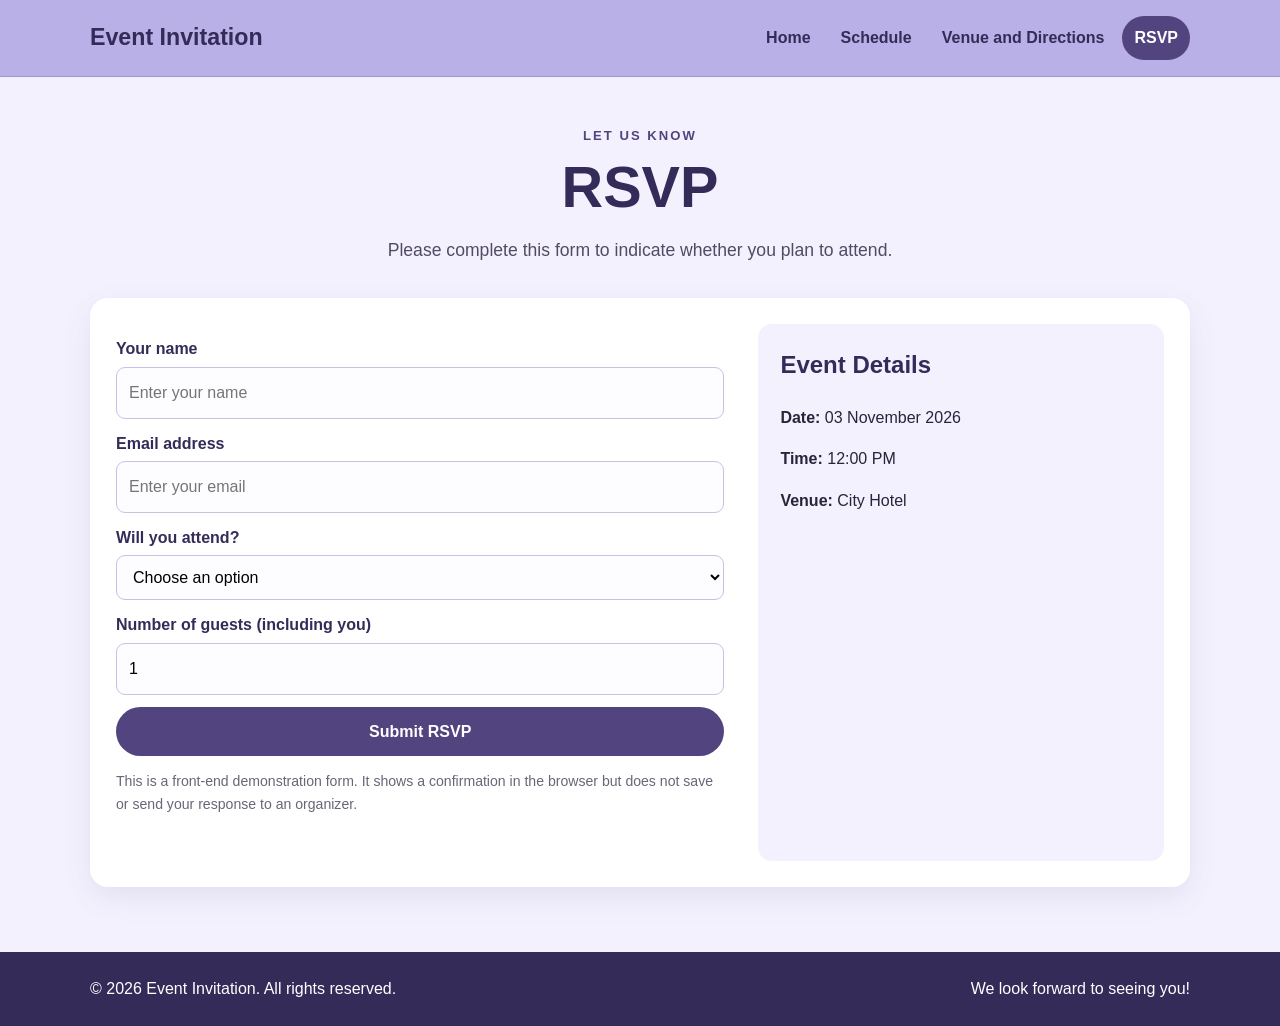
<file: rsvp.html>
<!-- NAME: Muhammad Aliyan | Roll No: 26i3030 -->
<!DOCTYPE html>
<html lang="en">
<head>
  <meta charset="UTF-8">
  <meta name="viewport" content="width=device-width, initial-scale=1.0">
  <title>Event Invitation | RSVP</title>
  <link rel="stylesheet" href="style.css">
  <script src="script.js" defer></script>
</head>
<body>
<header class="site-header">
  <div class="container header-content">
    <a class="brand" href="index.html">Event Invitation</a>
    <nav aria-label="Main navigation">
      <a href="index.html" class="nav-home">Home</a>
      <a href="schedule.html" class="nav-schedule">Schedule</a>
      <a href="venue.html" class="nav-venue">Venue and Directions</a>
      <a href="rsvp.html" class="nav-rsvp active">RSVP</a>
    </nav>
  </div>
</header>
<main class="container page-main">

<section class="section-heading page-heading">
  <p class="eyebrow">LET US KNOW</p>
  <h1>RSVP</h1>
  <p class="lead">Please complete this form to indicate whether you plan to attend.</p>
</section>
<section class="contact-card rsvp-card">
  <form id="rsvp-form">
    <label for="guest-name">Your name</label>
    <input id="guest-name" name="guest-name" type="text" placeholder="Enter your name" required>
    <label for="guest-email">Email address</label>
    <input id="guest-email" name="guest-email" type="email" placeholder="Enter your email" required>
    <label for="attendance">Will you attend?</label>
    <select id="attendance" name="attendance" required>
      <option value="">Choose an option</option>
      <option value="Yes, I will attend">Yes, I will attend</option>
      <option value="Sorry, I cannot attend">Sorry, I cannot attend</option>
    </select>
    <label for="guest-count">Number of guests (including you)</label>
    <input id="guest-count" name="guest-count" type="number" min="1" max="20" value="1" required>
    <button class="button-link" type="submit">Submit RSVP</button>
    <p class="form-note">This is a front-end demonstration form. It shows a confirmation in the browser but does not save or send your response to an organizer.</p>
    <p id="rsvp-status" class="form-status" role="status" aria-live="polite"></p>
  </form>
  <aside class="contact-details">
    <h2>Event Details</h2>
    <p><strong>Date:</strong> 03 November 2026</p>
    <p><strong>Time:</strong> 12:00 PM</p>
    <p><strong>Venue:</strong> City Hotel</p>
  </aside>
</section>

</main>
<footer class="site-footer">
  <div class="container footer-content">
    <p>© 2026 Event Invitation. All rights reserved.</p>
    <p>We look forward to seeing you!</p>
  </div>
</footer>
</body>
</html>
</file>
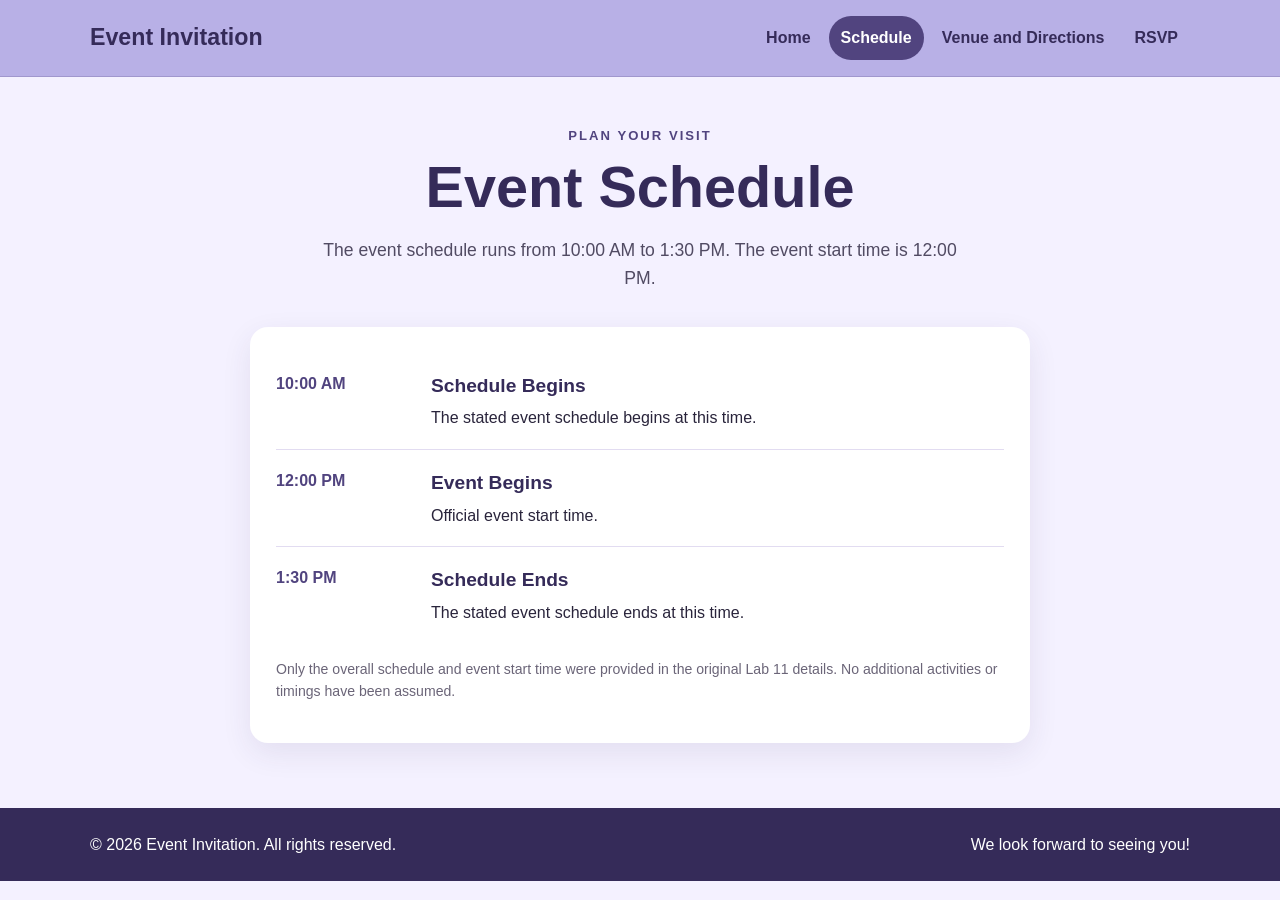
<file: schedule.html>
<!-- NAME: Muhammad Aliyan | Roll No: 26i3030 -->
<!DOCTYPE html>
<html lang="en">
<head>
  <meta charset="UTF-8">
  <meta name="viewport" content="width=device-width, initial-scale=1.0">
  <title>Event Invitation | Schedule</title>
  <link rel="stylesheet" href="style.css">
  <script src="script.js" defer></script>
</head>
<body>
<header class="site-header">
  <div class="container header-content">
    <a class="brand" href="index.html">Event Invitation</a>
    <nav aria-label="Main navigation">
      <a href="index.html" class="nav-home">Home</a>
      <a href="schedule.html" class="nav-schedule active">Schedule</a>
      <a href="venue.html" class="nav-venue">Venue and Directions</a>
      <a href="rsvp.html" class="nav-rsvp">RSVP</a>
    </nav>
  </div>
</header>
<main class="container page-main">

<section class="section-heading page-heading">
  <p class="eyebrow">PLAN YOUR VISIT</p>
  <h1>Event Schedule</h1>
  <p class="lead">The event schedule runs from 10:00 AM to 1:30 PM. The event start time is 12:00 PM.</p>
</section>
<section class="event-card schedule-card">
  <div class="schedule-row"><span class="time">10:00 AM</span><div><h2>Schedule Begins</h2><p>The stated event schedule begins at this time.</p></div></div>
  <div class="schedule-row"><span class="time">12:00 PM</span><div><h2>Event Begins</h2><p>Official event start time.</p></div></div>
  <div class="schedule-row"><span class="time">1:30 PM</span><div><h2>Schedule Ends</h2><p>The stated event schedule ends at this time.</p></div></div>
  <p class="form-note">Only the overall schedule and event start time were provided in the original Lab 11 details. No additional activities or timings have been assumed.</p>
</section>

</main>
<footer class="site-footer">
  <div class="container footer-content">
    <p>© 2026 Event Invitation. All rights reserved.</p>
    <p>We look forward to seeing you!</p>
  </div>
</footer>
</body>
</html>
</file>
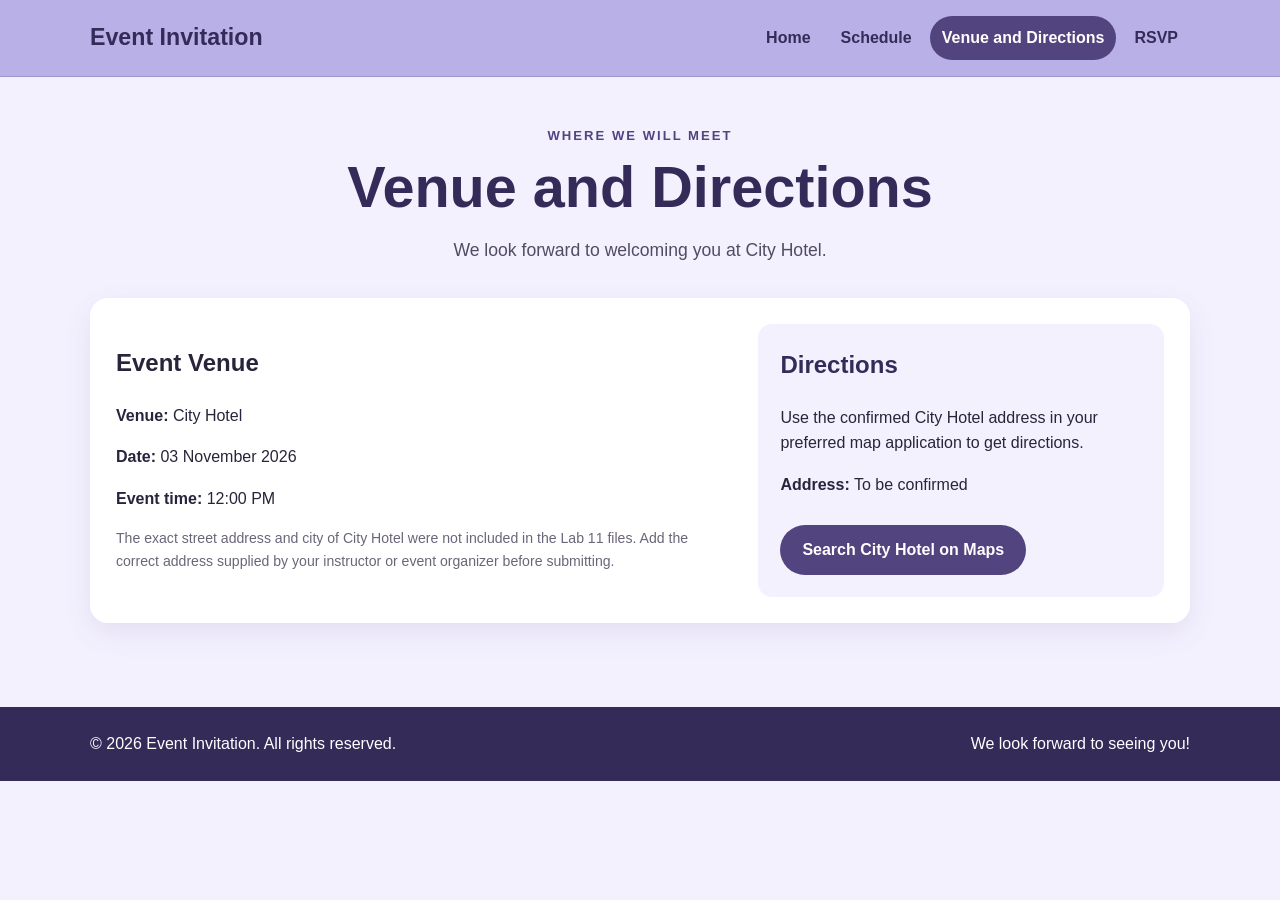
<file: venue.html>
<!-- NAME: Muhammad Aliyan | Roll No: 26i3030 -->
<!DOCTYPE html>
<html lang="en">
<head>
  <meta charset="UTF-8">
  <meta name="viewport" content="width=device-width, initial-scale=1.0">
  <title>Event Invitation | Venue and Directions</title>
  <link rel="stylesheet" href="style.css">
  <script src="script.js" defer></script>
</head>
<body>
<header class="site-header">
  <div class="container header-content">
    <a class="brand" href="index.html">Event Invitation</a>
    <nav aria-label="Main navigation">
      <a href="index.html" class="nav-home">Home</a>
      <a href="schedule.html" class="nav-schedule">Schedule</a>
      <a href="venue.html" class="nav-venue active">Venue and Directions</a>
      <a href="rsvp.html" class="nav-rsvp">RSVP</a>
    </nav>
  </div>
</header>
<main class="container page-main">

<section class="section-heading page-heading">
  <p class="eyebrow">WHERE WE WILL MEET</p>
  <h1>Venue and Directions</h1>
  <p class="lead">We look forward to welcoming you at City Hotel.</p>
</section>
<section class="contact-card venue-card">
  <div>
    <h2>Event Venue</h2>
    <p><strong>Venue:</strong> City Hotel</p>
    <p><strong>Date:</strong> 03 November 2026</p>
    <p><strong>Event time:</strong> 12:00 PM</p>
    <p class="form-note">The exact street address and city of City Hotel were not included in the Lab 11 files. Add the correct address supplied by your instructor or event organizer before submitting.</p>
  </div>
  <div class="contact-details">
    <h2>Directions</h2>
    <p>Use the confirmed City Hotel address in your preferred map application to get directions.</p>
    <p><strong>Address:</strong> To be confirmed</p>
    <a class="button-link" href="https://www.google.com/maps/search/?api=1&query=City+Hotel" target="_blank" rel="noopener">Search City Hotel on Maps</a>
  </div>
</section>

</main>
<footer class="site-footer">
  <div class="container footer-content">
    <p>© 2026 Event Invitation. All rights reserved.</p>
    <p>We look forward to seeing you!</p>
  </div>
</footer>
</body>
</html>
</file>
<file: style.css>
/* Shared styling for the Event Invitation website */
* { box-sizing: border-box; }
:root {
  --lavender: rgb(184, 176, 230);
  --deep-purple: #51447f;
  --dark-purple: #352b59;
  --light-lavender: #f4f1ff;
  --white: #fff;
  --text: #29243b;
}
body {
  margin: 0; background: var(--light-lavender); color: var(--text);
  font-family: Arial, Helvetica, sans-serif; line-height: 1.6;
}
.container { width: min(1100px, 92%); margin: 0 auto; }
.site-header { background: var(--lavender); border-bottom: 1px solid rgba(53,43,89,.18); }
.header-content, .footer-content {
  display: flex; align-items: center; justify-content: space-between; gap: 20px;
}
.header-content { min-height: 76px; }
.brand { color: var(--dark-purple); text-decoration: none; font-size: 1.45rem; font-weight: 800; }
nav { display: flex; flex-wrap: wrap; gap: 6px; }
nav a {
  color: var(--dark-purple); text-decoration: none; padding: 9px 12px;
  border-radius: 22px; font-weight: 700;
}
nav a:hover, nav a.active { background: var(--deep-purple); color: var(--white); }
.hero {
  display: grid; grid-template-columns: 1fr 1.05fr; align-items: center;
  gap: 42px; padding-top: 58px; padding-bottom: 58px;
}
.hero h1, .page-heading h1 {
  color: var(--dark-purple); line-height: 1.15; margin: 8px 0 16px;
  font-size: clamp(2.2rem, 5vw, 3.6rem);
}
.eyebrow { color: var(--deep-purple); font-size: .82rem; font-weight: 800; letter-spacing: 2px; margin: 0; }
.lead { font-size: 1.1rem; max-width: 650px; color: #514b63; }
.hero-image {
  display: block; width: 100%; height: 360px; object-fit: cover;
  border-radius: 22px; box-shadow: 0 14px 35px rgba(53,43,89,.18);
}
.button-link {
  display: inline-block; border: 0; border-radius: 25px; background: var(--deep-purple);
  color: var(--white); text-decoration: none; padding: 12px 22px; margin-top: 12px;
  font: inherit; font-weight: 700; cursor: pointer;
}
.button-link:hover { background: var(--dark-purple); }
.event-section { padding: 22px 0 65px; }
.section-heading { text-align: center; }
.section-heading h2 { color: var(--dark-purple); font-size: 2rem; margin: 6px 0 20px; }
.event-card, .contact-card {
  background: var(--white); border-radius: 18px; padding: 26px;
  box-shadow: 0 10px 30px rgba(53,43,89,.09);
}
.event-card { max-width: 760px; margin: 0 auto; }
table { width: 100%; border-collapse: collapse; }
th, td { text-align: left; padding: 14px 16px; border: 1px solid #d9d2ef; }
th { width: 35%; color: var(--dark-purple); background: #f1edff; }
.welcome-band { background: var(--lavender); text-align: center; padding: 45px 0; }
.welcome-band h2 { color: var(--dark-purple); margin: 0 0 8px; }
.button-light { background: var(--white); color: var(--dark-purple); }
.page-main { padding-top: 48px; padding-bottom: 65px; min-height: 70vh; }
.page-heading { margin-bottom: 34px; }
.page-heading .lead { margin: 0 auto; }
.schedule-card { max-width: 780px; }
.schedule-row { display: grid; grid-template-columns: 135px 1fr; gap: 20px; padding: 18px 0; border-bottom: 1px solid #e2dcf1; }
.schedule-row:last-of-type { border-bottom: 0; }
.schedule-row h2 { color: var(--dark-purple); margin: 0; font-size: 1.2rem; }
.schedule-row p { margin: 4px 0 0; }
.time { color: var(--deep-purple); font-weight: 800; }
.contact-card { display: grid; grid-template-columns: 1.2fr .8fr; gap: 34px; }
.contact-card form { display: flex; flex-direction: column; }
.contact-card label { color: var(--dark-purple); font-weight: 700; margin: 12px 0 5px; }
.contact-card input, .contact-card textarea, .contact-card select {
  width: 100%; padding: 12px; border: 1px solid #c9c1e5; border-radius: 9px;
  font: inherit; background: #fdfcff;
}
.contact-card input:focus, .contact-card textarea:focus, .contact-card select:focus {
  outline: 2px solid var(--lavender); border-color: var(--deep-purple);
}
.form-note { color: #6b6578; font-size: .88rem; }
.form-status { color: var(--deep-purple); font-weight: 700; }
.contact-details { background: var(--light-lavender); border-radius: 14px; padding: 22px; }
.contact-details h2 { color: var(--dark-purple); margin-top: 0; }
.site-footer { background: var(--dark-purple); color: var(--white); padding: 20px 0; }
.footer-content p { margin: 4px 0; }
@media (max-width: 760px) {
  .header-content, .footer-content { flex-direction: column; justify-content: center; padding: 14px 0; text-align: center; }
  .hero, .contact-card { grid-template-columns: 1fr; }
  .hero { gap: 24px; padding-top: 35px; }
  .hero-image { height: 260px; }
}
@media (max-width: 520px) {
  nav { justify-content: center; }
  nav a { padding: 8px 9px; font-size: .9rem; }
  .schedule-row { grid-template-columns: 1fr; gap: 4px; }
  th, td { padding: 10px; }
}
</file>
